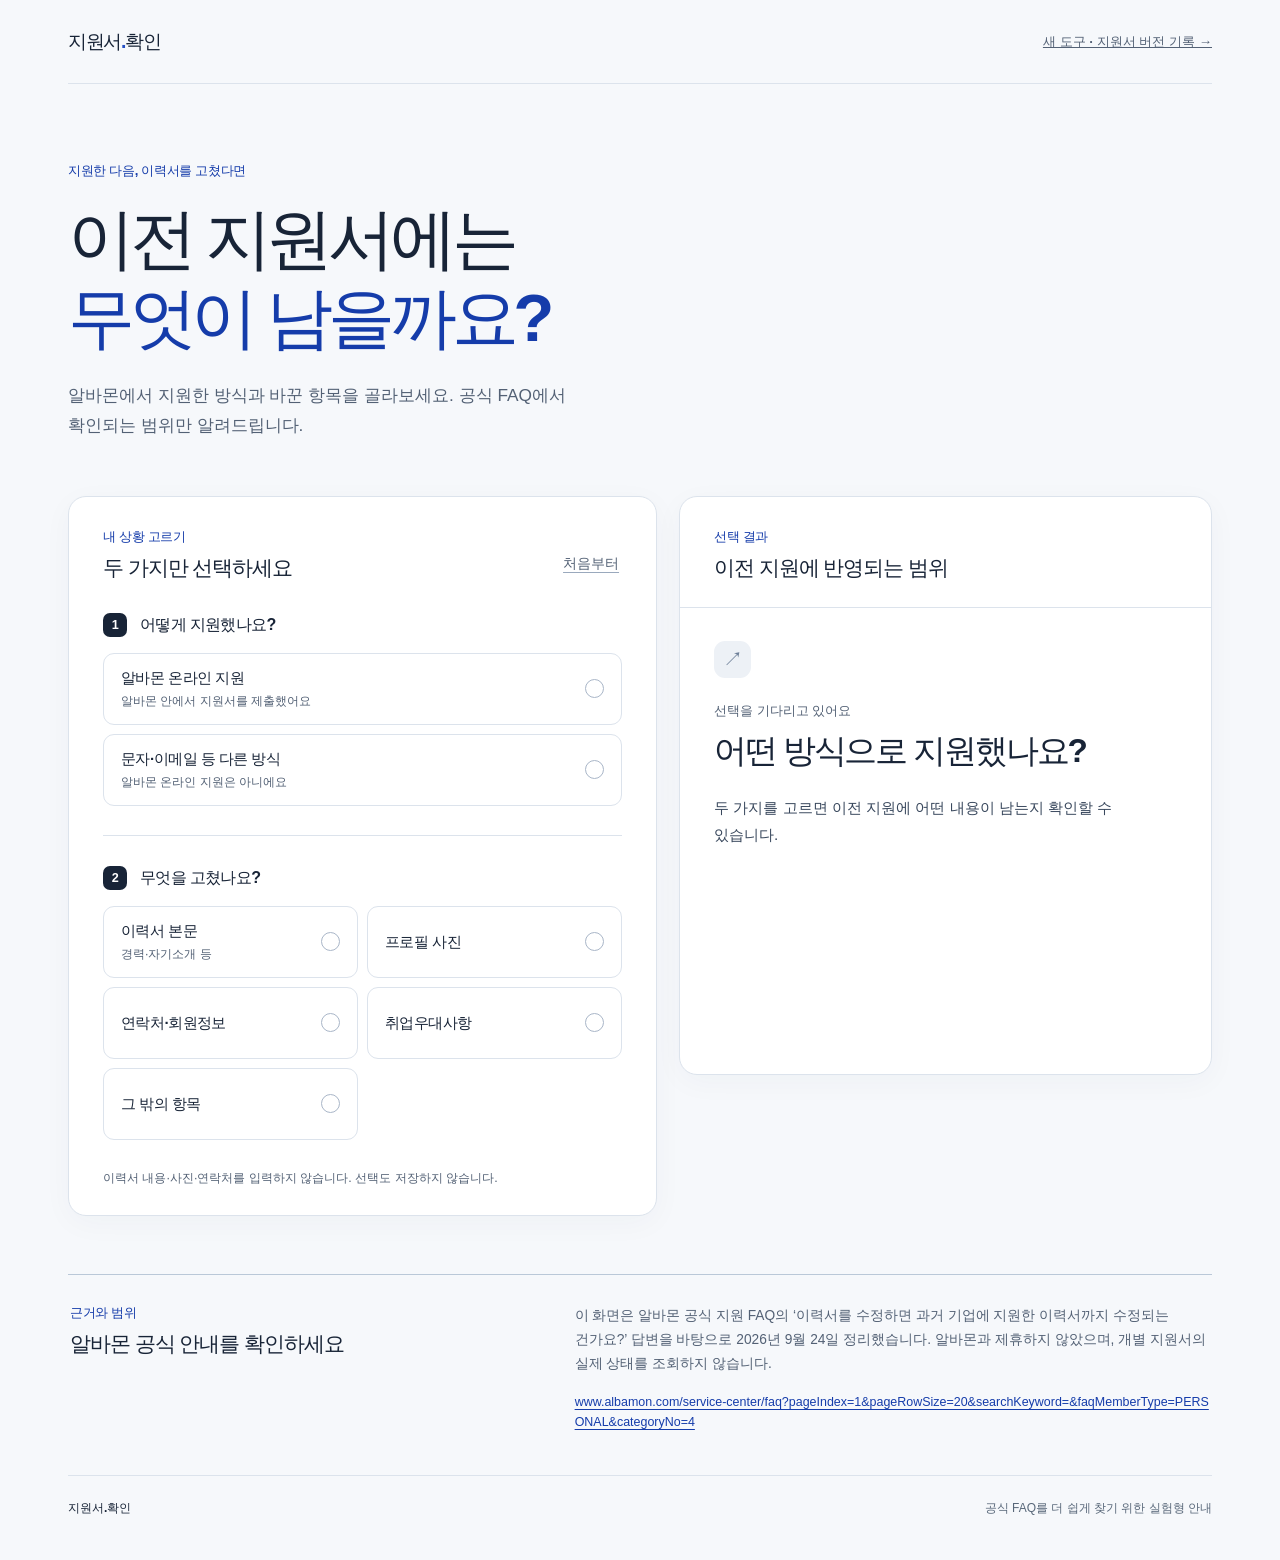
<file: index.html>
<!doctype html>
<html lang="ko">
  <head>
    <meta charset="utf-8" />
    <meta name="viewport" content="width=device-width, initial-scale=1" />
    <meta http-equiv="Content-Security-Policy" content="default-src 'self'; script-src 'self'; style-src 'self'; img-src 'self' data:; connect-src 'none'; object-src 'none'; base-uri 'self'; form-action 'none'" />
    <meta name="theme-color" content="#f6f8fb" />
    <meta name="description" content="알바몬 지원 뒤 이력서를 고쳤다면 이전 지원에 무엇이 반영될까요? 지원 방식과 변경 항목을 선택해 공식 FAQ의 해당 설명을 확인하세요." />
    <meta property="og:type" content="website" />
    <meta property="og:locale" content="ko_KR" />
    <meta property="og:title" content="이전 지원서에는 무엇이 남을까요?" />
    <meta property="og:description" content="알바몬 온라인 지원 뒤 이력서 본문·사진·연락처·취업우대사항 수정 영향 안내. 공식 FAQ에 근거한 비공식 시제품입니다." />
    <meta property="og:url" content="https://chaaany.github.io/resume-after-apply/" />
    <meta property="og:image" content="https://chaaany.github.io/resume-after-apply/og.png" />
    <meta name="twitter:card" content="summary_large_image" />
    <link rel="canonical" href="https://chaaany.github.io/resume-after-apply/" />
    <link rel="icon" type="image/svg+xml" href="./favicon.svg" />
    <title>지원 후 이력서 수정, 이전 지원엔 어떻게 보일까?</title>
    <link rel="stylesheet" href="./styles.css?v=20260924-2" />
    <script type="module" src="./app.mjs?v=20260924-2"></script>
  </head>
  <body>
    <a class="skip-link" href="#main">본문으로 건너뛰기</a>
    <div class="page-shell">
      <header class="site-header">
        <a class="site-name" href="./" aria-label="지원서 확인, 처음으로">지원서<span class="site-name-dot" aria-hidden="true">.</span>확인</a>
        <a class="header-note" href="./versions.html">새 도구 · 지원서 버전 기록 →</a>
      </header>

      <main id="main">
        <div class="intro">
          <p class="eyebrow">지원한 다음, 이력서를 고쳤다면</p>
          <h1>이전 지원서에는<br /><span>무엇이 남을까요?</span></h1>
          <p class="intro-copy">알바몬에서 지원한 방식과 바꾼 항목을 골라보세요. 공식 FAQ에서 확인되는 범위만 알려드립니다.</p>
        </div>

        <div class="workspace">
          <section class="selector-panel" aria-labelledby="selection-title">
            <div class="section-heading">
              <div>
                <p class="section-label">내 상황 고르기</p>
                <h2 id="selection-title">두 가지만 선택하세요</h2>
              </div>
              <button id="reset-choice" class="reset-button" type="button">처음부터</button>
            </div>

            <form id="decision-form">
              <fieldset class="choice-group">
                <legend><span class="question-order">1</span> 어떻게 지원했나요?</legend>
                <div class="choice-list">
                  <label class="choice"><input type="radio" name="method" value="online" /><span class="choice-copy"><strong>알바몬 온라인 지원</strong><small>알바몬 안에서 지원서를 제출했어요</small></span><span class="choice-indicator" aria-hidden="true"></span></label>
                  <label class="choice"><input type="radio" name="method" value="other" /><span class="choice-copy"><strong>문자·이메일 등 다른 방식</strong><small>알바몬 온라인 지원은 아니에요</small></span><span class="choice-indicator" aria-hidden="true"></span></label>
                </div>
              </fieldset>

              <fieldset class="choice-group choice-group--last">
                <legend><span class="question-order">2</span> 무엇을 고쳤나요?</legend>
                <div class="choice-list choice-list--compact">
                  <label class="choice"><input type="radio" name="change" value="body" /><span class="choice-copy"><strong>이력서 본문</strong><small>경력·자기소개 등</small></span><span class="choice-indicator" aria-hidden="true"></span></label>
                  <label class="choice"><input type="radio" name="change" value="photo" /><span class="choice-copy"><strong>프로필 사진</strong></span><span class="choice-indicator" aria-hidden="true"></span></label>
                  <label class="choice"><input type="radio" name="change" value="contact" /><span class="choice-copy"><strong>연락처·회원정보</strong></span><span class="choice-indicator" aria-hidden="true"></span></label>
                  <label class="choice"><input type="radio" name="change" value="preference" /><span class="choice-copy"><strong>취업우대사항</strong></span><span class="choice-indicator" aria-hidden="true"></span></label>
                  <label class="choice"><input type="radio" name="change" value="other" /><span class="choice-copy"><strong>그 밖의 항목</strong></span><span class="choice-indicator" aria-hidden="true"></span></label>
                </div>
              </fieldset>
            </form>
            <div id="result-shortcut" class="result-shortcut" hidden>
              <span>선택 결과가 준비됐어요</span>
              <button id="view-result" type="button" aria-controls="result-content">결과 보기 <span aria-hidden="true">↓</span></button>
            </div>
            <p class="privacy-note">이력서 내용·사진·연락처를 입력하지 않습니다. 선택도 저장하지 않습니다.</p>
          </section>

          <section class="answer-panel" aria-labelledby="answer-heading">
            <div class="answer-header">
              <p class="section-label">선택 결과</p>
              <h2 id="answer-heading" tabindex="-1">이전 지원에 반영되는 범위</h2>
            </div>
            <div id="result-content" class="result-content" aria-live="polite" aria-atomic="true"></div>
            <noscript><p class="noscript-note">결과를 보려면 브라우저에서 JavaScript를 켜주세요. 아래 공식 FAQ에서는 바로 내용을 확인할 수 있습니다.</p></noscript>
          </section>
        </div>

        <aside class="source-note" aria-labelledby="source-title">
          <div>
            <p class="section-label">근거와 범위</p>
            <h2 id="source-title">알바몬 공식 안내를 확인하세요</h2>
          </div>
          <div class="source-detail">
            <p>이 화면은 알바몬 공식 지원 FAQ의 ‘이력서를 수정하면 과거 기업에 지원한 이력서까지 수정되는 건가요?’ 답변을 바탕으로 2026년 9월 24일 정리했습니다. 알바몬과 제휴하지 않았으며, 개별 지원서의 실제 상태를 조회하지 않습니다.</p>
            <p class="source-url"><a href="https://www.albamon.com/service-center/faq?pageIndex=1&amp;pageRowSize=20&amp;searchKeyword=&amp;faqMemberType=PERSONAL&amp;categoryNo=4" target="_blank" rel="noopener noreferrer">www.albamon.com/service-center/faq?pageIndex=1&amp;pageRowSize=20&amp;searchKeyword=&amp;faqMemberType=PERSONAL&amp;categoryNo=4</a></p>
          </div>
        </aside>
      </main>

      <footer class="site-footer"><span>지원서.확인</span><span>공식 FAQ를 더 쉽게 찾기 위한 실험형 안내</span></footer>
    </div>
  </body>
</html>
</file>
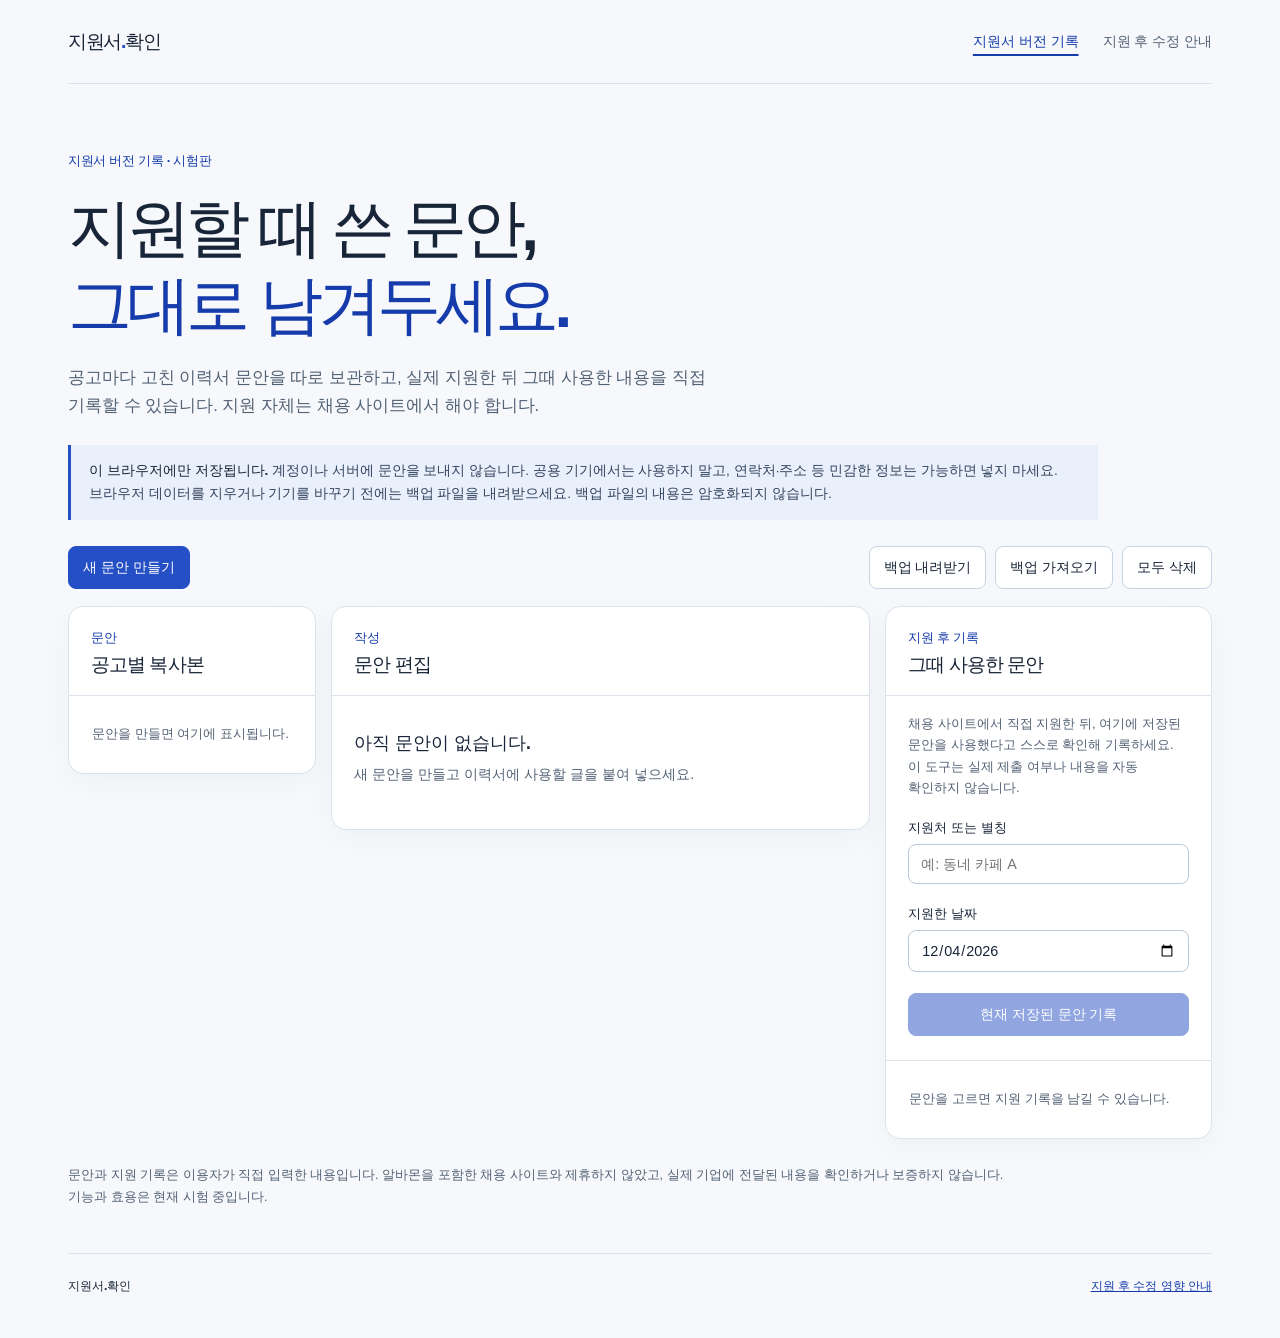
<file: versions.html>
<!doctype html>
<html lang="ko">
<head>
  <meta charset="utf-8" />
  <meta name="viewport" content="width=device-width, initial-scale=1" />
  <meta http-equiv="Content-Security-Policy" content="default-src 'self'; script-src 'self'; style-src 'self'; img-src 'self' data:; connect-src 'none'; object-src 'none'; base-uri 'self'; form-action 'none'" />
  <meta name="theme-color" content="#f6f8fb" />
  <meta name="description" content="공고별 이력서 문안을 복사해 고치고, 지원에 사용했다고 기록한 문안과 현재 문안을 비교하세요. 로그인 없이 이 브라우저에만 저장됩니다." />
  <meta property="og:type" content="website" />
  <meta property="og:locale" content="ko_KR" />
  <meta property="og:title" content="지원할 때 쓴 문안, 그대로 남겨두세요." />
  <meta property="og:description" content="공고별 문안 복사본과 수동 지원 기록을 만들고 현재 문안과 비교하는 시험판 도구입니다." />
  <meta property="og:url" content="https://chaaany.github.io/resume-after-apply/versions.html" />
  <meta property="og:image" content="https://chaaany.github.io/resume-after-apply/og-versions.png" />
  <meta name="twitter:card" content="summary_large_image" />
  <link rel="canonical" href="https://chaaany.github.io/resume-after-apply/versions.html" />
  <title>지원할 때 쓴 문안, 버전별로 남기기 · 지원서.확인</title>
  <link rel="icon" type="image/svg+xml" href="./favicon.svg" />
  <link rel="stylesheet" href="./styles.css" />
  <link rel="stylesheet" href="./versions.css" />
  <script type="module" src="./versions.mjs"></script>
</head>
<body>
  <a class="skip-link" href="#main">본문으로 건너뛰기</a>
  <div class="page-shell">
    <header class="site-header">
      <a class="site-name" href="./" aria-label="지원서 확인, 처음으로">지원서<span class="site-name-dot" aria-hidden="true">.</span>확인</a>
      <nav class="tool-nav" aria-label="도구"><a href="./versions.html" aria-current="page">지원서 버전 기록</a><a href="./">지원 후 수정 안내</a></nav>
    </header>
    <main id="main">
      <section class="versions-intro" aria-labelledby="page-title">
        <p class="eyebrow">지원서 버전 기록 · 시험판</p>
        <h1 id="page-title">지원할 때 쓴 문안,<br /><span>그대로 남겨두세요.</span></h1>
        <p>공고마다 고친 이력서 문안을 따로 보관하고, 실제 지원한 뒤 그때 사용한 내용을 직접 기록할 수 있습니다. 지원 자체는 채용 사이트에서 해야 합니다.</p>
      </section>
      <p class="storage-notice"><strong>이 브라우저에만 저장됩니다.</strong> 계정이나 서버에 문안을 보내지 않습니다. 공용 기기에서는 사용하지 말고, 연락처·주소 등 민감한 정보는 가능하면 넣지 마세요. 브라우저 데이터를 지우거나 기기를 바꾸기 전에는 백업 파일을 내려받으세요. 백업 파일의 내용은 암호화되지 않습니다.</p>
      <div id="status" class="status-message" role="status" aria-live="polite" hidden></div>
      <div id="recovery" class="recovery-message" hidden><p>저장된 자료를 읽을 수 없습니다. 원본을 파일로 내려받은 뒤 새로 시작하세요. 정상 백업 파일이 있으면 새로 시작한 다음 가져올 수 있습니다.</p><button id="download-raw" type="button">읽지 못한 자료 내려받기</button><button id="reset-corrupt" type="button">새로 시작</button></div>
      <div class="version-toolbar">
        <button id="new-variant" class="solid-button" type="button">새 문안 만들기</button>
        <div class="file-actions"><button id="export-data" type="button">백업 내려받기</button><button id="import-trigger" type="button">백업 가져오기</button><input id="import-data" type="file" accept=".json,application/json" tabindex="-1" /><button id="clear-data" type="button">모두 삭제</button></div>
      </div>
      <div class="version-layout">
        <section class="version-panel version-list-panel" aria-labelledby="list-title">
          <div class="panel-heading"><p class="section-label">문안</p><h2 id="list-title">공고별 복사본</h2></div>
          <div id="variant-list" class="variant-list"></div>
        </section>
        <section class="version-panel editor-panel" aria-labelledby="editor-title">
          <div class="panel-heading"><p class="section-label">작성</p><h2 id="editor-title">문안 편집</h2></div>
          <div id="editor-empty" class="empty-state"><strong>아직 문안이 없습니다.</strong><p>새 문안을 만들고 이력서에 사용할 글을 붙여 넣으세요.</p></div>
          <form id="editor-form" hidden>
            <label for="variant-title">문안 이름 <span>필수</span></label>
            <input id="variant-title" name="title" maxlength="120" required placeholder="예: 카페 주말 근무용" />
            <label for="variant-role">직종이나 공고 메모 <span>선택</span></label>
            <input id="variant-role" name="role" maxlength="120" placeholder="예: 카페 / 주말 오전" />
            <label for="variant-body">지원에 사용할 문안 <span>필수</span></label>
            <textarea id="variant-body" name="body" maxlength="50000" required placeholder="이력서 자기소개나 지원 문안을 여기에 붙여 넣으세요."></textarea>
            <p id="save-state" class="field-hint">아직 저장하지 않았습니다.</p>
            <div class="editor-actions"><button class="solid-button" type="submit">문안 저장</button><button id="copy-variant" type="button">문안 복사</button><button id="duplicate-variant" type="button">복사본 만들기</button><button id="delete-variant" class="danger-button" type="button">이 문안 삭제</button></div>
          </form>
        </section>
        <section class="version-panel record-panel" aria-labelledby="record-title">
          <div class="panel-heading"><p class="section-label">지원 후 기록</p><h2 id="record-title">그때 사용한 문안</h2></div>
          <p class="record-explain">채용 사이트에서 직접 지원한 뒤, 여기에 저장된 문안을 사용했다고 스스로 확인해 기록하세요. 이 도구는 실제 제출 여부나 내용을 자동 확인하지 않습니다.</p>
          <form id="record-form">
            <label for="record-label">지원처 또는 별칭</label>
            <input id="record-label" maxlength="120" required placeholder="예: 동네 카페 A" />
            <label for="record-date">지원한 날짜</label>
            <input id="record-date" type="date" required />
            <button id="save-record" type="submit">현재 저장된 문안 기록</button>
          </form>
          <div id="record-list" class="record-list"></div>
          <div id="record-detail" class="record-detail" hidden></div>
        </section>
      </div>
      <p class="scope-note">문안과 지원 기록은 이용자가 직접 입력한 내용입니다. 알바몬을 포함한 채용 사이트와 제휴하지 않았고, 실제 기업에 전달된 내용을 확인하거나 보증하지 않습니다. 기능과 효용은 현재 시험 중입니다.</p>
    </main>
    <footer class="site-footer"><span>지원서.확인</span><a href="./">지원 후 수정 영향 안내</a></footer>
  </div>
</body>
</html>
</file>
<file: styles.css>
:root {
  color-scheme: light;
  --ink: #182437;
  --muted: #536175;
  --line: #dce3ec;
  --blue: #254fc4;
  --blue-dark: #153caa;
  --blue-pale: #edf3ff;
  --surface: #ffffff;
  --canvas: #f6f8fb;
  --unknown: #83501d;
  --unknown-pale: #fff5e7;
  font-family: -apple-system, BlinkMacSystemFont, "Apple SD Gothic Neo", "Malgun Gothic", "Noto Sans KR", sans-serif;
  font-synthesis: none;
}

* { box-sizing: border-box; }
html { scroll-behavior: smooth; }
body { margin: 0; color: var(--ink); background: var(--canvas); }
button, input { font: inherit; }
a { color: var(--blue-dark); }

.skip-link {
  position: fixed;
  z-index: 10;
  top: -4rem;
  left: 1rem;
  padding: .7rem 1rem;
  background: var(--ink);
  color: white;
}
.skip-link:focus { top: 1rem; }

.page-shell { max-width: 1220px; margin: 0 auto; padding: 0 38px; }
.site-header {
  display: flex;
  align-items: center;
  justify-content: space-between;
  gap: 1rem;
  min-height: 84px;
  border-bottom: 1px solid var(--line);
}
.site-name {
  text-decoration: none;
  color: var(--ink);
  font-size: 1.21rem;
  font-weight: 800;
  letter-spacing: -.07em;
  white-space: nowrap;
}
.site-name-dot { color: var(--blue); }
.header-note { color: var(--muted); font-size: .83rem; font-weight: 600; text-align: right; }

.intro { max-width: 770px; padding: 78px 0 56px; }
.eyebrow, .section-label {
  margin: 0;
  color: var(--blue-dark);
  font-size: .82rem;
  font-weight: 800;
  letter-spacing: -.025em;
}
.eyebrow { margin-bottom: 20px; }
.intro h1 {
  margin: 0;
  font-size: clamp(2.5rem, 5.25vw, 4.9rem);
  font-weight: 800;
  letter-spacing: -.079em;
  line-height: 1.17;
  word-break: keep-all;
}
.intro h1 span { color: var(--blue-dark); }
.intro-copy { max-width: 560px; margin: 24px 0 0; color: var(--muted); font-size: 1.08rem; line-height: 1.7; word-break: keep-all; }

.workspace { display: grid; grid-template-columns: minmax(0, 1.05fr) minmax(0, .95fr); gap: 22px; align-items: start; }
.selector-panel, .answer-panel { min-width: 0; border: 1px solid var(--line); border-radius: 18px; background: var(--surface); box-shadow: 0 7px 30px rgba(26, 48, 91, .035); }
.selector-panel { padding: 31px 34px 27px; }
.section-heading { display: flex; align-items: end; justify-content: space-between; gap: 12px; }
.section-heading h2, .answer-header h2, .source-note h2 { margin: 8px 0 0; font-size: 1.32rem; line-height: 1.35; letter-spacing: -.05em; }
.reset-button {
  flex: 0 0 auto;
  border: 0;
  padding: 10px 3px;
  background: transparent;
  color: var(--muted);
  font-size: .87rem;
  font-weight: 700;
  text-decoration: underline;
  text-decoration-color: #9aa9bd;
  text-underline-offset: 4px;
  cursor: pointer;
}
.reset-button:hover { color: var(--ink); }
.reset-button:focus-visible, .button-link:focus-visible, .result-shortcut button:focus-visible, #answer-heading:focus-visible, a:focus-visible { outline: 3px solid #5b83f5; outline-offset: 4px; border-radius: 3px; }

.choice-group { min-width: 0; margin: 30px 0 0; padding: 0 0 29px; border: 0; border-bottom: 1px solid var(--line); }
.choice-group--last { padding-bottom: 0; border-bottom: 0; }
.choice-group legend { width: 100%; padding: 0; font-size: 1rem; font-weight: 800; letter-spacing: -.04em; }
.question-order { display: inline-grid; place-items: center; width: 24px; height: 24px; margin-right: 9px; border-radius: 7px; background: var(--ink); color: white; font-size: .79rem; font-weight: 700; vertical-align: 1px; }
.choice-list { display: grid; gap: 9px; margin-top: 16px; }
.choice-list--compact { grid-template-columns: repeat(2, minmax(0, 1fr)); }
.choice {
  position: relative;
  display: flex;
  align-items: center;
  gap: 12px;
  min-height: 72px;
  padding: 13px 17px;
  border: 1.5px solid var(--line);
  border-radius: 11px;
  background: #fff;
  cursor: pointer;
  transition: border-color .14s ease, background-color .14s ease;
}
.choice:hover { border-color: #829ee7; }
.choice:has(input:checked) { border-color: var(--blue); background: #f5f8ff; }
.choice:focus-within { outline: 3px solid #5b83f5; outline-offset: 2px; }
.choice input { position: absolute; width: 1px; height: 1px; opacity: 0; }
.choice-copy { display: grid; min-width: 0; gap: 4px; flex: 1; word-break: keep-all; }
.choice-copy strong { font-size: .94rem; line-height: 1.4; letter-spacing: -.035em; }
.choice-copy small { color: var(--muted); font-size: .78rem; line-height: 1.45; }
.choice-indicator { width: 19px; height: 19px; flex: 0 0 19px; border: 1.5px solid #a9b6c8; border-radius: 50%; }
.choice input:checked ~ .choice-indicator { border: 5.5px solid var(--blue); background: white; }
.privacy-note { margin: 28px 0 0; color: var(--muted); font-size: .78rem; line-height: 1.65; word-break: keep-all; }
.result-shortcut[hidden] { display: none; }
.result-shortcut { display: none; }

.answer-panel { overflow: hidden; }
.answer-header { padding: 31px 34px 24px; border-bottom: 1px solid var(--line); }
.result-content { min-height: 466px; padding: 33px 34px 32px; }
.result-mark { display: grid; place-items: center; width: 37px; height: 37px; margin-bottom: 24px; border-radius: 11px; background: var(--blue-pale); color: var(--blue-dark); font-size: 1.35rem; font-weight: 800; line-height: 1; }
.result-mark--empty { background: #edf1f6; color: #6f8099; font-size: 1.25rem; }
.result-content[data-state="unknown"] .result-mark { background: var(--unknown-pale); color: var(--unknown); }
.result-kicker { margin: 0 0 9px; color: var(--blue-dark); font-size: .82rem; font-weight: 800; }
.result-content[data-state="unknown"] .result-kicker { color: var(--unknown); }
.result-content[data-state="empty"] .result-kicker { color: var(--muted); }
.result-title { margin: 0; font-size: clamp(1.56rem, 2.6vw, 2.1rem); line-height: 1.3; font-weight: 800; letter-spacing: -.065em; word-break: keep-all; }
.result-context { margin: 11px 0 0; color: var(--muted); font-size: .83rem; font-weight: 700; }
.result-description { margin: 23px 0 0; color: #39485d; font-size: .96rem; line-height: 1.75; word-break: keep-all; }
.result-next-heading { margin: 28px 0 0; padding-top: 23px; border-top: 1px solid var(--line); font-size: .83rem; font-weight: 800; }
.result-next { margin: 8px 0 0; color: #39485d; font-size: .91rem; line-height: 1.7; word-break: keep-all; }
.result-actions { display: flex; flex-wrap: wrap; gap: 8px; margin-top: 27px; }
.button-link { display: inline-flex; align-items: center; justify-content: center; min-height: 44px; padding: 10px 15px; border-radius: 8px; font-size: .86rem; font-weight: 800; line-height: 1.35; text-decoration: none; text-align: center; }
.button-link--primary { background: var(--blue); color: white; }
.button-link--primary:hover { background: var(--blue-dark); }
.button-link--quiet { border: 1px solid var(--line); background: white; color: var(--ink); }
.button-link--quiet:hover { background: var(--canvas); }
.result-footnote { margin: 22px 0 0; color: var(--muted); font-size: .76rem; line-height: 1.6; word-break: keep-all; }
.result-feedback { margin-top: 22px; padding-top: 18px; border-top: 1px solid var(--line); }
.feedback-link { font-size: .86rem; font-weight: 800; text-underline-offset: 4px; }
.feedback-note { margin: 7px 0 0; color: var(--muted); font-size: .76rem; line-height: 1.6; word-break: keep-all; }
.noscript-note { margin: 0 34px 30px; font-size: .9rem; }

.source-note { display: grid; grid-template-columns: minmax(0, .85fr) minmax(0, 1.15fr); gap: 35px; margin-top: 58px; padding: 29px 2px 43px; border-top: 1px solid #bac8d8; }
.source-detail p { margin: 0; color: var(--muted); font-size: .86rem; line-height: 1.75; word-break: keep-all; }
.source-detail .source-url { margin-top: 17px; font-size: .78rem; line-height: 1.55; overflow-wrap: anywhere; word-break: break-all; }
.source-url a { text-underline-offset: 3px; }
.site-footer { display: flex; justify-content: space-between; gap: 1rem; padding: 24px 0 43px; border-top: 1px solid var(--line); color: #586779; font-size: .75rem; }
.site-footer span:first-child { color: var(--ink); font-weight: 800; }

@media (max-width: 860px) {
  body.shortcut-visible { padding-bottom: 86px; }
  .page-shell { padding: 0 24px; }
  .intro { padding: 58px 0 44px; }
  .workspace { grid-template-columns: 1fr; }
  .result-content { min-height: 310px; }
  .source-note { grid-template-columns: 1fr; gap: 17px; }
  .result-shortcut:not([hidden]) {
    position: fixed;
    z-index: 5;
    right: 0;
    bottom: 0;
    left: 0;
    display: flex;
    align-items: center;
    justify-content: space-between;
    gap: 12px;
    min-height: 76px;
    padding: 12px max(24px, env(safe-area-inset-right)) max(12px, env(safe-area-inset-bottom)) max(24px, env(safe-area-inset-left));
    border-top: 1px solid var(--line);
    background: #fff;
    box-shadow: 0 -8px 28px rgba(26, 48, 91, .09);
    color: var(--ink);
    font-size: .88rem;
    font-weight: 800;
  }
  .result-shortcut button {
    flex: 0 0 auto;
    min-height: 44px;
    border: 0;
    border-radius: 8px;
    padding: 10px 16px;
    background: var(--blue);
    color: #fff;
    font-size: .88rem;
    font-weight: 800;
    cursor: pointer;
  }
  .result-shortcut button:hover { background: var(--blue-dark); }
}

@media (max-width: 520px) {
  .page-shell { padding: 0 16px; }
  .site-header { min-height: 67px; }
  .site-name { font-size: 1.08rem; }
  .header-note { max-width: 118px; font-size: .7rem; line-height: 1.35; }
  .intro { padding: 46px 2px 34px; }
  .intro h1 { font-size: clamp(2.28rem, 9.9vw, 3.4rem); }
  .intro-copy { margin-top: 19px; font-size: .96rem; }
  .workspace { gap: 14px; }
  .selector-panel { padding: 23px 18px 22px; }
  .answer-header { padding: 23px 20px 19px; }
  .result-content { padding: 25px 20px 27px; }
  .choice-group { margin-top: 27px; }
  .choice-list--compact { grid-template-columns: 1fr 1fr; }
  .choice-list--compact .choice { min-height: 65px; padding: 11px; }
  .choice-list--compact .choice-copy strong { font-size: .84rem; }
  .choice-list--compact .choice-copy small { font-size: .72rem; }
  .choice-list--compact .choice-indicator { width: 16px; height: 16px; flex-basis: 16px; }
  .choice-list--compact .choice input:checked ~ .choice-indicator { border-width: 5px; }
  .source-note { margin-top: 44px; padding-bottom: 32px; }
  .site-footer { flex-direction: column; gap: 5px; padding-bottom: 28px; }
  .result-shortcut:not([hidden]) { padding-right: 16px; padding-left: 16px; font-size: .82rem; }
}

@media (max-width: 355px) {
  .choice-list--compact { grid-template-columns: 1fr; }
}

@media (prefers-reduced-motion: reduce) {
  html { scroll-behavior: auto; }
  .choice { transition: none; }
}
</file>
<file: versions.css>
.tool-nav { display: flex; align-items: center; gap: 24px; }
.tool-nav a { color: var(--muted); font-size: .86rem; font-weight: 700; text-decoration: none; }
.tool-nav a[aria-current="page"] { color: var(--blue-dark); text-decoration: underline; text-decoration-thickness: 2px; text-underline-offset: 8px; }
.tool-nav a:hover { color: var(--blue-dark); }
.versions-intro { max-width: 820px; padding: 68px 0 25px; }
.versions-intro h1 { margin: 15px 0 0; font-size: clamp(2.45rem, 5vw, 4.65rem); letter-spacing: -.075em; line-height: 1.2; word-break: keep-all; }
.versions-intro h1 span { color: var(--blue-dark); }
.versions-intro > p:last-child { max-width: 640px; margin: 20px 0 0; color: var(--muted); font-size: 1.04rem; line-height: 1.7; word-break: keep-all; }
.storage-notice { max-width: 1030px; margin: 0 0 26px; padding: 15px 18px; border-left: 3px solid var(--blue); background: #eaf0fb; color: #33445e; font-size: .85rem; line-height: 1.65; word-break: keep-all; }
.storage-notice strong { color: var(--ink); }
.status-message, .recovery-message { margin: 0 0 20px; padding: 13px 16px; border: 1px solid #b8cbea; border-radius: 9px; background: #eef4ff; color: #173a76; font-size: .88rem; line-height: 1.55; }
.status-message[data-kind="error"], .recovery-message { border-color: #e4c5a3; background: #fff5e9; color: #733c12; }
.status-message[hidden], .recovery-message[hidden], .version-toolbar[hidden], .version-layout[hidden], #editor-form[hidden], #editor-empty[hidden], #record-detail[hidden] { display: none; }
.recovery-message p { margin: 0 0 12px; }
.version-toolbar { display: flex; align-items: center; justify-content: space-between; flex-wrap: wrap; gap: 15px; margin: 0 0 17px; }
.file-actions, .editor-actions, .detail-actions { display: flex; flex-wrap: wrap; align-items: center; gap: 9px; }
.version-toolbar button, .file-button, .editor-actions button, #record-form button, .detail-actions button, .recovery-message button { display: inline-flex; align-items: center; justify-content: center; min-height: 43px; border: 1px solid #c9d4e2; border-radius: 8px; padding: 9px 14px; background: #fff; color: var(--ink); font-size: .85rem; font-weight: 750; text-decoration: none; cursor: pointer; }
.version-toolbar button:hover, .file-button:hover, .editor-actions button:hover, #record-form button:hover, .detail-actions button:hover { border-color: var(--blue); }
.version-toolbar .solid-button, .editor-actions .solid-button, #record-form button { border-color: var(--blue); background: var(--blue); color: #fff; }
.version-toolbar .solid-button:hover, .editor-actions .solid-button:hover, #record-form button:hover { background: var(--blue-dark); }
.version-toolbar .danger-button, .editor-actions .danger-button, .detail-actions .danger-button { color: #a1362b; }
.version-toolbar button:focus-visible, .file-button:focus-visible, .editor-actions button:focus-visible, #record-form button:focus-visible, .detail-actions button:focus-visible, .variant-item:focus-visible, .record-item:focus-visible { outline: 3px solid #5b83f5; outline-offset: 2px; }
#import-data { position: absolute; width: 1px; height: 1px; opacity: 0; }
.file-button:focus-within { outline: 3px solid #5b83f5; outline-offset: 2px; }
.version-layout { display: grid; grid-template-columns: minmax(195px, .76fr) minmax(360px, 1.65fr) minmax(255px, 1fr); gap: 15px; align-items: start; }
.version-panel { min-width: 0; border: 1px solid var(--line); border-radius: 15px; background: #fff; box-shadow: 0 7px 30px rgba(26, 48, 91, .035); }
.panel-heading { padding: 22px 22px 17px; border-bottom: 1px solid var(--line); }
.panel-heading h2 { margin: 5px 0 0; font-size: 1.18rem; letter-spacing: -.05em; }
.variant-list { padding: 10px; }
.variant-item, .record-item { display: grid; width: 100%; gap: 4px; border: 1px solid transparent; border-radius: 8px; padding: 13px 12px; background: transparent; color: var(--ink); text-align: left; cursor: pointer; }
.variant-item + .variant-item, .record-item + .record-item { border-top-color: var(--line); border-radius: 0; }
.variant-item:hover, .record-item:hover { background: #f5f8ff; }
.variant-item[aria-pressed="true"], .record-item[aria-pressed="true"] { border-color: #91aceb; border-radius: 8px; background: #edf3ff; }
.variant-item strong, .record-item strong { font-size: .93rem; line-height: 1.35; overflow-wrap: anywhere; }
.variant-item span, .record-item span { color: var(--muted); font-size: .76rem; line-height: 1.35; overflow-wrap: anywhere; }
.list-empty { margin: 0; padding: 18px 13px; color: var(--muted); font-size: .84rem; line-height: 1.55; }
.empty-state { padding: 35px 22px 42px; }
.empty-state strong { font-size: 1.1rem; }
.empty-state p { margin: 8px 0 0; color: var(--muted); font-size: .9rem; line-height: 1.65; }
#editor-form, #record-form { padding: 21px 22px 24px; }
#editor-form label, #record-form label { display: block; margin: 0 0 7px; font-size: .84rem; font-weight: 800; }
#editor-form label span { color: var(--muted); font-size: .72rem; font-weight: 500; }
#editor-form input, #editor-form textarea, #record-form input { display: block; width: 100%; border: 1px solid #bdcad9; border-radius: 8px; padding: 11px 12px; background: #fff; color: var(--ink); font: inherit; font-size: .9rem; }
#editor-form input:focus, #editor-form textarea:focus, #record-form input:focus { outline: 3px solid #a9bfff; outline-offset: 1px; border-color: var(--blue); }
#editor-form input, #record-form input { margin-bottom: 21px; }
#editor-form textarea { min-height: 350px; resize: vertical; line-height: 1.7; }
.field-hint { margin: 8px 0 20px; color: var(--muted); font-size: .78rem; }
.record-explain { margin: 0; padding: 17px 22px 0; color: var(--muted); font-size: .83rem; line-height: 1.6; word-break: keep-all; }
#record-form { border-bottom: 1px solid var(--line); }
#record-form button { width: 100%; }
#record-form button:disabled { cursor: not-allowed; opacity: .5; }
.record-list { padding: 10px; }
.record-detail { margin: 4px 13px 18px; padding: 18px 12px 2px; border-top: 1px solid var(--line); }
.record-detail h3 { margin: 4px 0 6px; font-size: 1rem; overflow-wrap: anywhere; }
.record-detail h4 { margin: 22px 0 8px; font-size: .8rem; }
.detail-kicker { margin: 0; color: var(--blue-dark); font-size: .75rem; font-weight: 800; }
.detail-status { margin: 0; font-size: .78rem; font-weight: 800; }
.detail-note { margin: 10px 0 0; color: var(--muted); font-size: .75rem; line-height: 1.55; }
.snapshot-text { max-height: 220px; margin: 0; overflow: auto; border: 1px solid var(--line); border-radius: 7px; padding: 12px; background: #f7f9fc; font-family: inherit; font-size: .79rem; line-height: 1.6; white-space: pre-wrap; overflow-wrap: anywhere; }
.detail-actions { margin: 17px 0 15px; }
.scope-note { max-width: 960px; margin: 26px 0 45px; color: var(--muted); font-size: .79rem; line-height: 1.7; word-break: keep-all; }
@media (max-width: 1050px) { .version-layout { grid-template-columns: minmax(185px, .6fr) minmax(0, 1.4fr); } .record-panel { grid-column: 2; } }
@media (max-width: 720px) { .version-layout { grid-template-columns: 1fr; } .record-panel { grid-column: 1; } .version-list-panel .variant-list { display: flex; gap: 7px; overflow-x: auto; } .variant-item, .variant-item + .variant-item { min-width: 175px; width: auto; border: 1px solid var(--line); border-radius: 8px; } .versions-intro { padding: 45px 0 24px; } .site-header { align-items: flex-start; flex-direction: column; justify-content: center; padding: 15px 0; } .tool-nav { flex-wrap: wrap; gap: 12px 20px; } }
@media (max-width: 500px) { .versions-intro h1 { font-size: 2.28rem; } .versions-intro > p:last-child { font-size: .93rem; } .version-toolbar { align-items: stretch; } .version-toolbar > .solid-button { width: 100%; } .file-actions { display: grid; width: 100%; grid-template-columns: repeat(2, minmax(0, 1fr)); } .file-actions button, .file-button { text-align: center; font-size: .78rem; } .file-actions #clear-data { grid-column: 1 / -1; } #editor-form, #record-form { padding: 19px 17px; } .panel-heading { padding: 19px 17px 15px; } }
</file>
